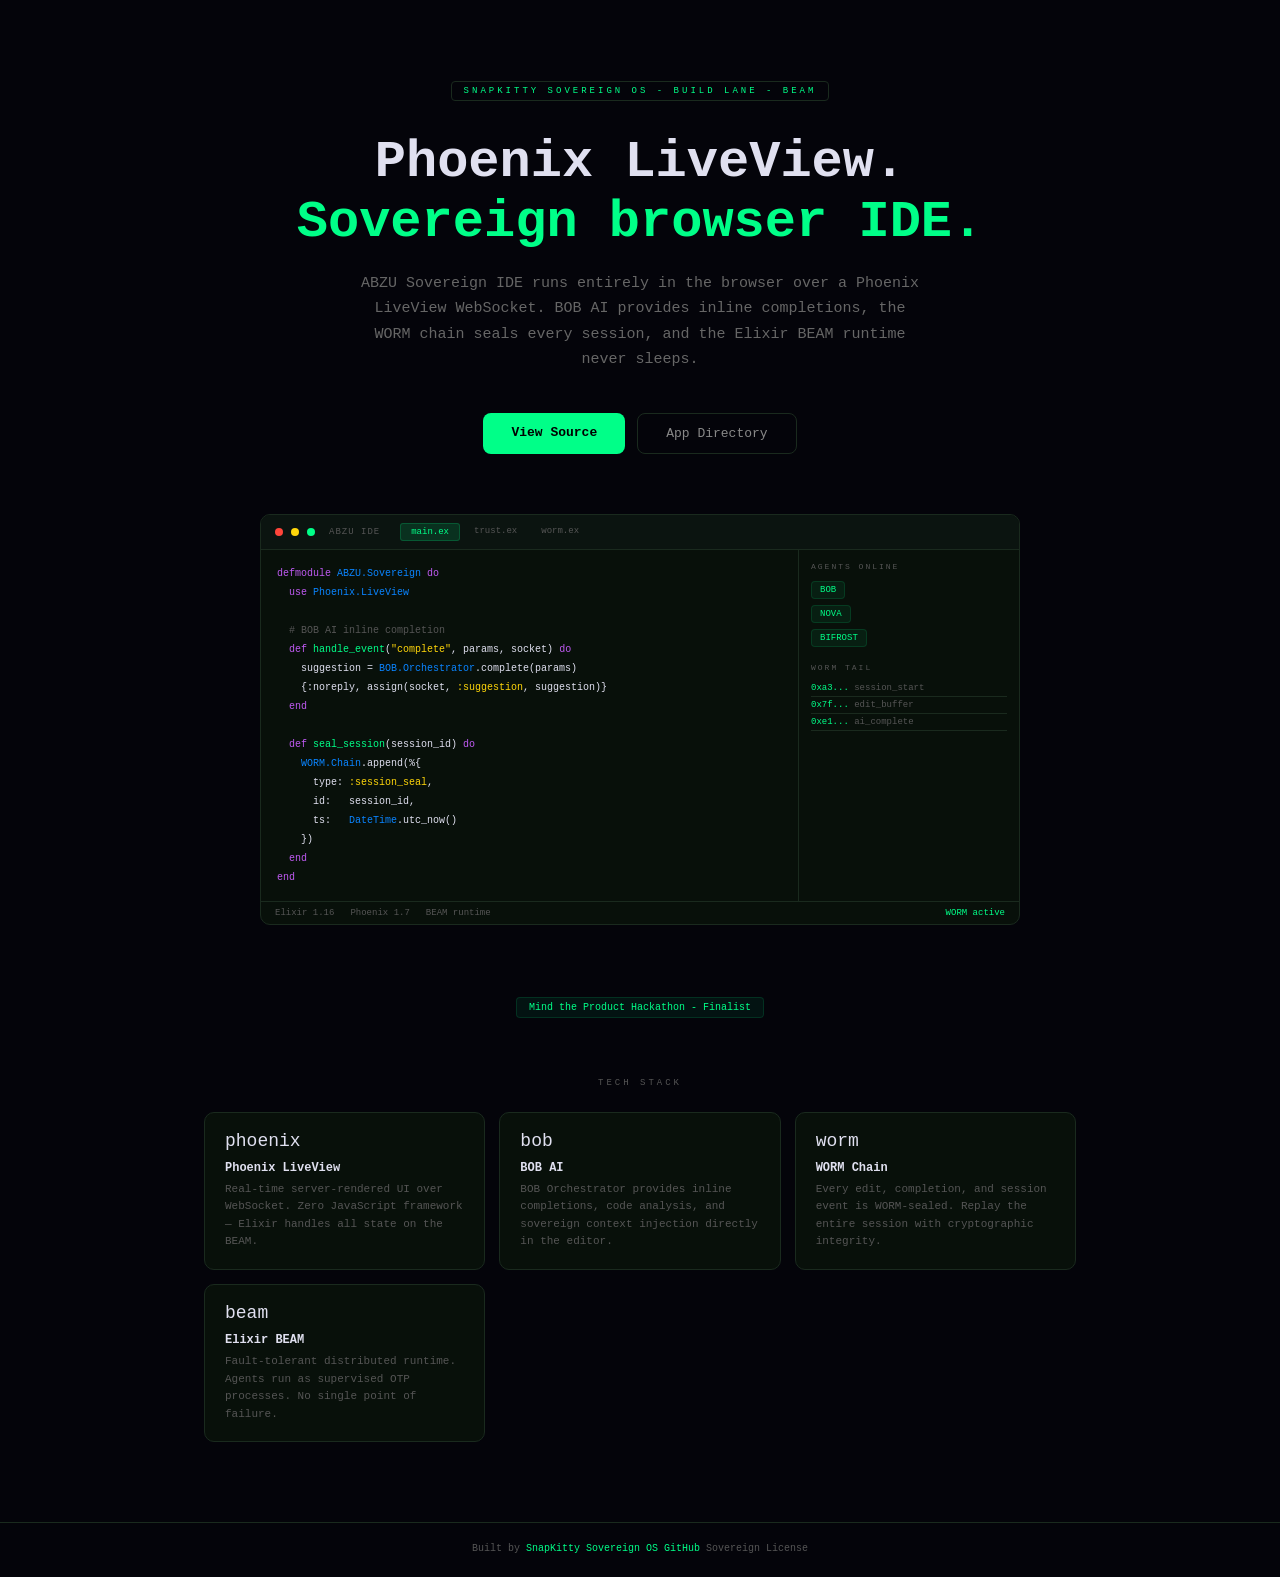
<file: index.html>
<!DOCTYPE html>
<html lang="en">
<head>
<meta charset="UTF-8"/>
<meta name="viewport" content="width=device-width,initial-scale=1"/>
<title>ABZU Sovereign IDE — Phoenix LiveView Browser IDE</title>
<meta name="description" content="Sovereign BEAM IDE built with Phoenix LiveView. BOB AI integration, WORM chain, Elixir. Mind the Product hackathon finalist."/>
<meta name="theme-color" content="#bf5af2"/>
<style>
*{box-sizing:border-box;margin:0;padding:0}
:root{--bg:#04040a;--bg1:#08100a;--bg2:#0b1410;--border:#1a2a1e;--text:#e0e0f0;--dim:#555;--green:#00ff88;--purple:#bf5af2;--blue:#0a84ff;--mono:'SF Mono',Monaco,Consolas,monospace}
html,body{min-height:100%;background:var(--bg);color:var(--text);font-family:var(--mono)}
a{color:inherit;text-decoration:none}
.hero{max-width:920px;margin:0 auto;padding:80px 24px 60px;text-align:center}
.mark{display:inline-flex;align-items:center;gap:8px;font-size:9px;letter-spacing:3px;color:var(--green);border:1px solid #1a2a1e;border-radius:4px;padding:4px 12px;margin-bottom:32px}
h1{font-size:clamp(28px,5vw,52px);font-weight:700;line-height:1.15;margin-bottom:18px}
h1 span{color:var(--green)}
.sub{font-size:15px;color:#666;line-height:1.7;max-width:560px;margin:0 auto 40px}
.ctas{display:flex;gap:12px;justify-content:center;flex-wrap:wrap}
.btn-primary{padding:12px 28px;background:var(--green);color:#000;border-radius:8px;font-weight:700;font-size:13px;font-family:var(--mono)}
.btn-ghost{padding:12px 28px;border:1px solid var(--border);color:#888;border-radius:8px;font-size:13px;font-family:var(--mono)}
.ide-mock{max-width:760px;margin:0 auto 72px;background:var(--bg1);border:1px solid var(--border);border-radius:10px;overflow:hidden}
.ide-bar{background:var(--bg2);border-bottom:1px solid var(--border);padding:8px 14px;display:flex;align-items:center;gap:8px}
.dot{width:8px;height:8px;border-radius:50%}
.ide-title{font-size:9px;color:#555;margin-left:6px;letter-spacing:1px}
.tab{font-size:9px;padding:3px 10px;border-radius:3px;cursor:pointer}
.tab.active{background:#00ff8820;color:var(--green);border:1px solid #00ff8830}
.tab:not(.active){color:var(--dim)}
.ide-body{display:grid;grid-template-columns:1fr 220px;min-height:220px}
.editor{padding:14px 16px;border-right:1px solid var(--border);font-size:10px;line-height:1.9}
.kw{color:var(--purple)}
.fn{color:var(--green)}
.str{color:#ffd60a}
.comment{color:#555}
.mod{color:var(--blue)}
.panel{padding:12px}
.panel-label{font-size:8px;letter-spacing:2px;color:var(--dim);margin-bottom:8px}
.agent-chip{font-size:9px;padding:3px 8px;border-radius:4px;background:#00ff8810;color:#00ff88;border:1px solid #00ff8820;margin-bottom:4px;display:inline-block}
.worm-line{font-size:9px;color:var(--dim);padding:3px 0;border-bottom:1px solid var(--border)}
.seal{color:var(--green)}
.status-bar{border-top:1px solid var(--border);padding:6px 14px;display:flex;gap:16px;font-size:9px;color:var(--dim)}
.features{max-width:920px;margin:0 auto;padding:0 24px 80px}
.section-label{font-size:9px;letter-spacing:3px;color:var(--dim);margin-bottom:24px;text-align:center}
.grid{display:grid;grid-template-columns:repeat(auto-fit,minmax(240px,1fr));gap:14px}
.card{background:var(--bg1);border:1px solid var(--border);border-radius:10px;padding:18px 20px}
.card-icon{font-size:18px;margin-bottom:10px}
.card-title{font-size:12px;font-weight:700;color:var(--text);margin-bottom:6px}
.card-desc{font-size:11px;color:#555;line-height:1.6}
.badge{display:inline-flex;align-items:center;gap:6px;font-size:10px;padding:4px 12px;border-radius:4px;background:#00ff8810;color:#00ff88;border:1px solid #00ff8820;margin:0 auto 60px;display:block;width:fit-content;text-align:center}
footer{border-top:1px solid var(--border);padding:20px 24px;text-align:center;font-size:10px;color:var(--dim)}
footer a{color:var(--green)}
</style>
</head>
<body>
<div class="hero">
  <div class="mark">SNAPKITTY SOVEREIGN OS - BUILD LANE - BEAM</div>
  <h1>Phoenix LiveView.<br><span>Sovereign browser IDE.</span></h1>
  <p class="sub">ABZU Sovereign IDE runs entirely in the browser over a Phoenix LiveView WebSocket. BOB AI provides inline completions, the WORM chain seals every session, and the Elixir BEAM runtime never sleeps.</p>
  <div class="ctas">
    <a class="btn-primary" href="https://github.com/SNAPKITTYWEST/abzu-sovereign-ide" target="_blank">View Source</a>
    <a class="btn-ghost" href="https://collectivekitty.com/apps" target="_blank">App Directory</a>
  </div>
</div>
<div class="ide-mock">
  <div class="ide-bar">
    <div class="dot" style="background:#ff453a"></div>
    <div class="dot" style="background:#ffd60a"></div>
    <div class="dot" style="background:#00ff88"></div>
    <span class="ide-title">ABZU IDE</span>
    <div style="margin-left:12px;display:flex;gap:4px">
      <span class="tab active">main.ex</span>
      <span class="tab">trust.ex</span>
      <span class="tab">worm.ex</span>
    </div>
  </div>
  <div class="ide-body">
    <div class="editor">
<pre><span class="kw">defmodule</span> <span class="mod">ABZU.Sovereign</span> <span class="kw">do</span>
  <span class="kw">use</span> <span class="mod">Phoenix.LiveView</span>

  <span class="comment"># BOB AI inline completion</span>
  <span class="kw">def</span> <span class="fn">handle_event</span>(<span class="str">"complete"</span>, params, socket) <span class="kw">do</span>
    suggestion = <span class="mod">BOB.Orchestrator</span>.complete(params)
    {:noreply, assign(socket, <span class="str">:suggestion</span>, suggestion)}
  <span class="kw">end</span>

  <span class="kw">def</span> <span class="fn">seal_session</span>(session_id) <span class="kw">do</span>
    <span class="mod">WORM.Chain</span>.append(%{
      type: <span class="str">:session_seal</span>,
      id:   session_id,
      ts:   <span class="mod">DateTime</span>.utc_now()
    })
  <span class="kw">end</span>
<span class="kw">end</span></pre>
    </div>
    <div class="panel">
      <div class="panel-label">AGENTS ONLINE</div>
      <div><span class="agent-chip">BOB</span></div>
      <div><span class="agent-chip">NOVA</span></div>
      <div><span class="agent-chip">BIFROST</span></div>
      <div class="panel-label" style="margin-top:12px">WORM TAIL</div>
      <div class="worm-line"><span class="seal">0xa3...</span> session_start</div>
      <div class="worm-line"><span class="seal">0x7f...</span> edit_buffer</div>
      <div class="worm-line"><span class="seal">0xe1...</span> ai_complete</div>
    </div>
  </div>
  <div class="status-bar">
    <span>Elixir 1.16</span>
    <span>Phoenix 1.7</span>
    <span>BEAM runtime</span>
    <span style="margin-left:auto;color:#00ff88">WORM active</span>
  </div>
</div>
<div class="badge">Mind the Product Hackathon - Finalist</div>
<div class="features">
  <p class="section-label">TECH STACK</p>
  <div class="grid">
    <div class="card"><div class="card-icon">phoenix</div><div class="card-title">Phoenix LiveView</div><div class="card-desc">Real-time server-rendered UI over WebSocket. Zero JavaScript framework — Elixir handles all state on the BEAM.</div></div>
    <div class="card"><div class="card-icon">bob</div><div class="card-title">BOB AI</div><div class="card-desc">BOB Orchestrator provides inline completions, code analysis, and sovereign context injection directly in the editor.</div></div>
    <div class="card"><div class="card-icon">worm</div><div class="card-title">WORM Chain</div><div class="card-desc">Every edit, completion, and session event is WORM-sealed. Replay the entire session with cryptographic integrity.</div></div>
    <div class="card"><div class="card-icon">beam</div><div class="card-title">Elixir BEAM</div><div class="card-desc">Fault-tolerant distributed runtime. Agents run as supervised OTP processes. No single point of failure.</div></div>
  </div>
</div>
<footer>
  Built by <a href="https://collectivekitty.com" target="_blank">SnapKitty Sovereign OS</a>
  <a href="https://github.com/SNAPKITTYWEST/abzu-sovereign-ide" target="_blank">GitHub</a>
  Sovereign License
</footer>
</body>
</html>
</file>
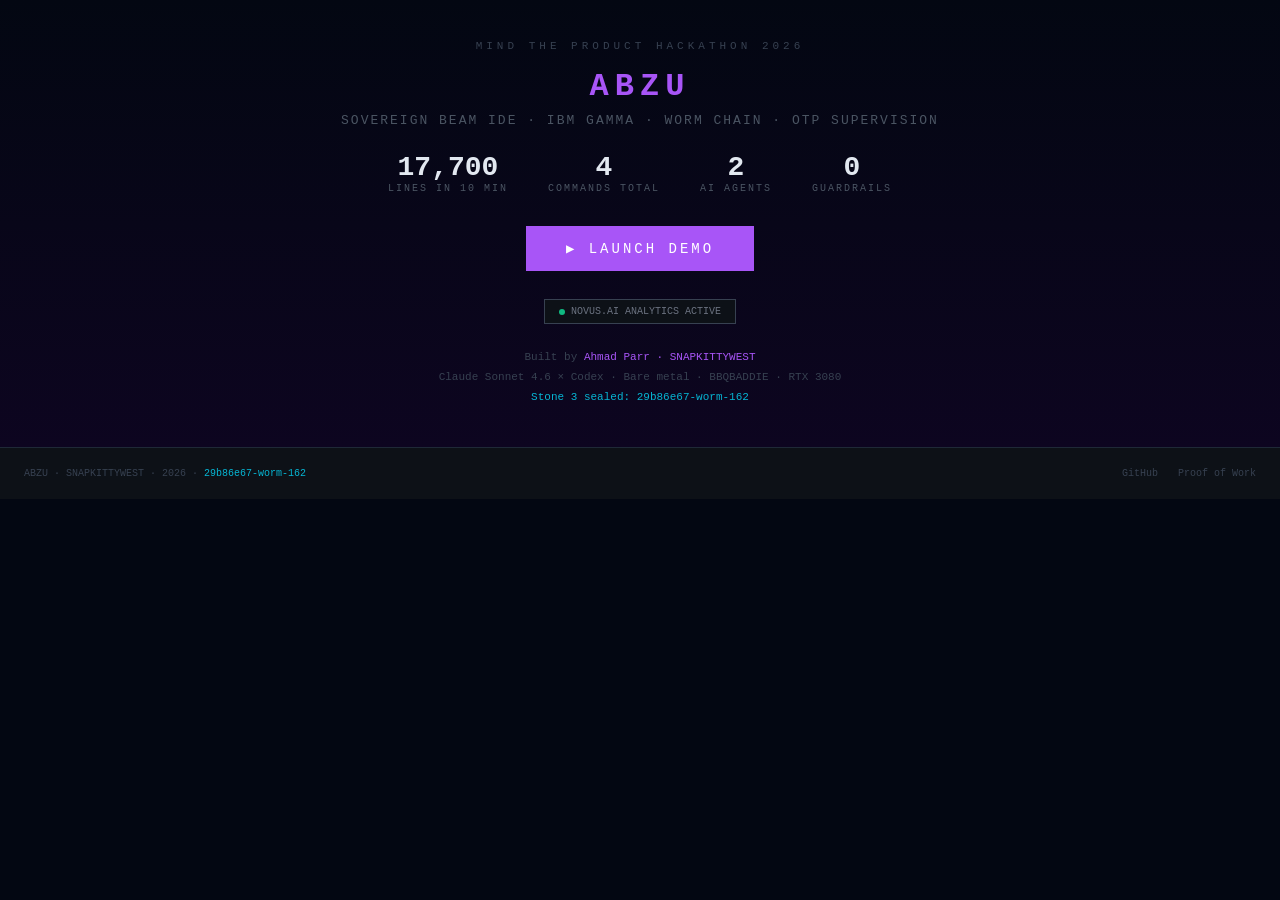
<file: docs/index.html>
<!DOCTYPE html>
<html lang="en">
<head>
<meta charset="utf-8"/>
<meta name="viewport" content="width=device-width,initial-scale=1"/>
<title>ABZU · Sovereign BEAM IDE · Mind the Product 2026</title>
<style>
*{margin:0;padding:0;box-sizing:border-box}
body{background:#030712;color:#e2e8f0;font-family:'Courier New',monospace;min-height:100vh;overflow-x:hidden}
header{background:#0d1117;border-bottom:1px solid #1f2937;padding:12px 24px;display:flex;align-items:center;justify-content:space-between}
.logo-abzu{color:#a855f7;font-size:18px;font-weight:700;letter-spacing:4px}
.logo-sub{color:#374151;font-size:11px;letter-spacing:3px;margin-left:8px}
.status-bar{display:flex;gap:16px;align-items:center;font-size:11px}
.dot{width:8px;height:8px;border-radius:50%;background:#10b981;display:inline-block;margin-right:4px;animation:pulse 2s infinite}
@keyframes pulse{0%,100%{opacity:1}50%{opacity:.4}}
.status-text{color:#6b7280}
.abzu-body{display:grid;grid-template-columns:200px 1fr 220px;height:calc(100vh - 49px)}
aside{background:#0d1117;border-right:1px solid #1f2937;padding:16px;font-size:11px;overflow-y:auto}
.sidebar-header{color:#374151;letter-spacing:2px;font-size:10px;margin-bottom:10px;padding-bottom:6px;border-bottom:1px solid #1f2937}
.pkg-entry{display:flex;align-items:center;gap:6px;margin-bottom:6px;font-size:10px}
.pkg-dot{width:6px;height:6px;border-radius:50%}
.pkg-dot.sovereign{background:#10b981}
.pkg-dot.flagged{background:#dc2626}
.pkg-name{color:#e2e8f0;flex:1}
.pkg-ver{color:#374151}
.worm-count{color:#a855f7;font-size:13px;font-weight:700;margin-bottom:8px}
.worm-entry{margin-bottom:4px;font-size:9px;opacity:.8}
.worm-seal-id{color:#06b6d4}
.worm-action{color:#374151;margin-left:6px}
main{display:flex;flex-direction:column}
.editor-tabs{background:#0d1117;border-bottom:1px solid #1f2937;display:flex}
.tab{background:none;border:none;color:#4b5563;padding:10px 20px;cursor:pointer;font-family:inherit;font-size:11px;letter-spacing:1px}
.tab.active{color:#a855f7;border-bottom:2px solid #a855f7}
.editor-wrap{flex:1;background:#060b14;padding:20px;position:relative;overflow:hidden}
#code-display{color:#e2e8f0;font-size:13px;line-height:1.7;white-space:pre;min-height:180px}
.cursor{display:inline-block;width:2px;height:16px;background:#a855f7;animation:blink .8s step-end infinite;vertical-align:text-bottom}
@keyframes blink{0%,100%{opacity:1}50%{opacity:0}}
.output-bar{background:#0d1117;border-top:1px solid #1f2937;border-bottom:1px solid #1f2937;padding:10px 16px;display:flex;align-items:center;gap:10px;flex-shrink:0}
.btn-run{background:#10b981;color:#000;border:none;padding:8px 20px;font-family:inherit;font-size:12px;font-weight:700;cursor:pointer;letter-spacing:1px}
.btn-run.active{background:#059669;transform:scale(.97)}
.btn-bob{background:none;border:1px solid #a855f7;color:#a855f7;padding:8px 16px;font-family:inherit;font-size:11px;cursor:pointer}
.btn-bob.active{background:#a855f720}
.seal-badge{font-size:10px;color:#4b5563;margin-left:auto}
.seal-badge span{color:#06b6d4}
.output-panel{padding:16px;min-height:80px;background:#060b14;flex-shrink:0}
.output-ok{font-size:12px}
.output-label{color:#374151;font-size:10px;letter-spacing:2px;display:block;margin-bottom:6px}
.output-value{color:#10b981;font-size:14px;font-weight:700}
/* right sidebar */
.bob-sidebar{background:#0d1117;border-left:1px solid #1f2937;padding:16px;display:flex;flex-direction:column}
.bob-header{display:flex;align-items:center;gap:8px;margin-bottom:16px;padding-bottom:12px;border-bottom:1px solid #1f2937}
.bob-logo{color:#a855f7;font-size:18px}
.bob-name{color:#e2e8f0;font-weight:700;letter-spacing:2px}
.bob-model{font-size:9px;color:#374151;margin-top:2px}
.bob-idle{color:#374151;font-size:11px;line-height:1.7}
.bob-response{font-size:11px;line-height:1.7}
.bob-response-label{color:#a855f7;font-size:10px;letter-spacing:2px;margin-bottom:8px}
.bob-text{color:#e2e8f0;white-space:pre-wrap;font-size:11px}
.bob-thinking{display:flex;gap:6px;align-items:center;color:#a855f7;font-size:11px}
.think-dot{width:6px;height:6px;border-radius:50%;background:#a855f7;animation:think 1.2s infinite}
.think-dot:nth-child(2){animation-delay:.2s}
.think-dot:nth-child(3){animation-delay:.4s}
@keyframes think{0%,100%{opacity:.2}50%{opacity:1}}
.bob-footer{margin-top:auto;padding-top:12px;border-top:1px solid #1f2937;font-size:9px;color:#374151}
/* hero section */
.hero{padding:40px 24px;text-align:center;background:linear-gradient(180deg,#030712 0%,#0d0520 100%)}
.hero h1{font-size:32px;color:#a855f7;letter-spacing:6px;margin-bottom:8px}
.hero p{color:#4b5563;font-size:13px;letter-spacing:2px;margin-bottom:24px}
.build-stats{display:flex;justify-content:center;gap:40px;margin-bottom:32px}
.stat{text-align:center}
.stat-num{font-size:28px;color:#e2e8f0;font-weight:700}
.stat-label{font-size:10px;color:#4b5563;letter-spacing:2px}
.play-btn{background:#a855f7;color:#fff;border:none;padding:14px 40px;font-family:inherit;font-size:14px;letter-spacing:3px;cursor:pointer;transition:all .2s}
.play-btn:hover{background:#9333ea;transform:scale(1.02)}
.novus-badge{display:inline-flex;align-items:center;gap:6px;background:#0d1117;border:1px solid #374151;padding:6px 14px;font-size:10px;color:#6b7280;margin-top:16px}
.novus-dot{width:6px;height:6px;border-radius:50%;background:#10b981;animation:pulse 2s infinite}
#demo-container{display:none}
.demo-label{background:#a855f720;border:1px solid #a855f7;color:#a855f7;font-size:10px;letter-spacing:3px;padding:6px 16px;text-align:center}
.worm-flash{animation:worm-flash .5s ease}
@keyframes worm-flash{0%{background:#06b6d420}100%{background:transparent}}
footer{background:#0d1117;border-top:1px solid #1f2937;padding:20px 24px;display:flex;justify-content:space-between;align-items:center;font-size:10px;color:#374151}
.footer-seal{color:#06b6d4}
.footer-links{display:flex;gap:20px}
.footer-links a{color:#374151;text-decoration:none}
.footer-links a:hover{color:#a855f7}
</style>
</head>
<body>

<!-- HERO -->
<div id="hero-section">
  <div class="hero">
    <div style="color:#374151;letter-spacing:4px;font-size:11px;margin-bottom:16px">MIND THE PRODUCT HACKATHON 2026</div>
    <h1>ABZU</h1>
    <p>SOVEREIGN BEAM IDE · IBM GAMMA · WORM CHAIN · OTP SUPERVISION</p>
    <div class="build-stats">
      <div class="stat"><div class="stat-num">17,700</div><div class="stat-label">LINES IN 10 MIN</div></div>
      <div class="stat"><div class="stat-num">4</div><div class="stat-label">COMMANDS TOTAL</div></div>
      <div class="stat"><div class="stat-num">2</div><div class="stat-label">AI AGENTS</div></div>
      <div class="stat"><div class="stat-num">0</div><div class="stat-label">GUARDRAILS</div></div>
    </div>
    <button class="play-btn" onclick="startDemo()">▶ LAUNCH DEMO</button>
    <div style="margin-top:12px">
      <div class="novus-badge"><div class="novus-dot"></div>NOVUS.AI ANALYTICS ACTIVE</div>
    </div>
    <div style="margin-top:24px;font-size:11px;color:#374151;line-height:1.8">
      Built by <span style="color:#a855f7">Ahmad Parr · SNAPKITTYWEST</span><br>
      Claude Sonnet 4.6 × Codex · Bare metal · BBQBADDIE · RTX 3080<br>
      <span style="color:#06b6d4">Stone 3 sealed: 29b86e67-worm-162</span>
    </div>
  </div>
</div>

<!-- DEMO IDE -->
<div id="demo-container">
  <div class="demo-label">◈ LIVE DEMO — ABZU SOVEREIGN BEAM IDE</div>
  <header>
    <div>
      <span class="logo-abzu">ABZU</span>
      <span class="logo-sub">SOVEREIGN BEAM IDE</span>
    </div>
    <div class="status-bar">
      <span><span class="dot"></span><span class="status-text">BOB ONLINE</span></span>
      <span class="status-text">|</span>
      <span class="status-text">WORM ACTIVE</span>
      <span class="status-text">|</span>
      <span class="status-text">OTP 29</span>
      <span class="status-text">|</span>
      <span style="color:#10b981;font-size:10px">◈ NOVUS TRACKING</span>
    </div>
  </header>

  <div class="abzu-body">
    <!-- LEFT SIDEBAR -->
    <aside>
      <div class="sidebar-section">
        <div class="sidebar-header">SOVEREIGN REGISTRY</div>
        <div class="pkg-entry"><span class="pkg-dot sovereign"></span><span class="pkg-name">snapkitty-mcp</span><span class="pkg-ver">1.0.0</span></div>
        <div class="pkg-entry"><span class="pkg-dot sovereign"></span><span class="pkg-name">abzu-core</span><span class="pkg-ver">0.1.0</span></div>
        <div class="pkg-entry"><span class="pkg-dot sovereign"></span><span class="pkg-name">worm-chain</span><span class="pkg-ver">0.1.0</span></div>
        <div class="pkg-entry"><span class="pkg-dot flagged"></span><span class="pkg-name" style="color:#dc2626">lodash</span><span class="pkg-ver" style="color:#dc2626">FLAGGED</span></div>
      </div>
      <div class="sidebar-section" style="margin-top:20px">
        <div class="sidebar-header">WORM CHAIN</div>
        <div class="worm-count" id="worm-count">0 entries sealed</div>
        <div id="worm-entries"></div>
      </div>
    </aside>

    <!-- CENTER EDITOR -->
    <main>
      <div class="editor-tabs">
        <button class="tab active">ELIXIR</button>
        <button class="tab">PACKAGES</button>
      </div>
      <div class="editor-wrap">
        <div id="code-display"></div>
      </div>
      <div class="output-bar">
        <button class="btn-run" id="btn-run">▶ RUN</button>
        <button class="btn-bob" id="btn-bob">⬡ BOB COMPLETE</button>
        <button class="btn-bob" id="btn-explain">EXPLAIN</button>
        <div class="seal-badge" id="seal-badge" style="display:none">SEAL: <span id="seal-id"></span></div>
      </div>
      <div class="output-panel">
        <div id="output-area"></div>
      </div>
    </main>

    <!-- RIGHT BOB SIDEBAR -->
    <aside class="bob-sidebar">
      <div class="bob-header">
        <div>
          <div style="display:flex;align-items:center;gap:6px"><span class="bob-logo">⬡</span><span class="bob-name">BOB</span></div>
          <div class="bob-model">IBM GAMMA → SOVEREIGN</div>
        </div>
      </div>
      <div id="bob-body">
        <div class="bob-idle">
          <p>BOB is watching your code.</p>
          <br>
          <p>Built on IBM Watson architecture. Supervised by OTP. Every response sealed to the WORM chain.</p>
        </div>
      </div>
      <div class="bob-footer">BACKEND: IBM GAMMA (vLLM) · BOB_ENDPOINT=SET</div>
    </aside>
  </div>
</div>

<footer>
  <div>ABZU · SNAPKITTYWEST · 2026 · <span class="footer-seal">29b86e67-worm-162</span></div>
  <div class="footer-links">
    <a href="https://github.com/SNAPKITTYWEST/abzu-sovereign-ide">GitHub</a>
    <a href="https://github.com/SNAPKITTYWEST/abzu-sovereign-ide/blob/master/proof_of_work.ipynb">Proof of Work</a>
  </div>
</footer>

<script>
// ── WORM chain ───────────────────────────────────────────────────
var wormEntries = [], wormPrev = '0000000000000000';
function djb2(s){var h=5381;for(var i=0;i<s.length;i++)h=((h<<5)+h+s.charCodeAt(i))&0xFFFFFFFF;return(h>>>0).toString(16).padStart(8,'0')}
function wormSeal(action,payload){
  var ts=Date.now(),body=wormPrev+':'+action+':'+JSON.stringify(payload)+':'+ts;
  var h=djb2(body),n=wormEntries.length;
  var id=h+'-worm-'+n.toString(16);
  wormEntries.push({id,action,prev:wormPrev,ts});
  wormPrev=h;
  renderWorm();
  if(window.pendo&&pendo.track)pendo.track('abzu_worm_seal',{seal:id,action});
  return id;
}
function renderWorm(){
  document.getElementById('worm-count').textContent=wormEntries.length+' entries sealed';
  var el=document.getElementById('worm-entries');
  el.innerHTML='';
  wormEntries.slice(-5).reverse().forEach(function(e){
    var d=document.createElement('div');
    d.className='worm-entry worm-flash';
    d.innerHTML='<span class="worm-seal-id">'+e.id.slice(0,16)+'</span><span class="worm-action">'+e.action+'</span>';
    el.appendChild(d);
  });
}

// ── Typewriter ───────────────────────────────────────────────────
var CODE = 'defmodule Sovereign do\n  def prove do\n    "ABZU · \#{:erlang.system_info(:otp_release)} · WORM sealed"\n  end\n\n  def chain_depth(entries), do: length(entries)\n\n  def sovereign?(pkg) do\n    pkg in ~w[snapkitty-mcp abzu-core worm-chain]a\n  end\nend\n\nSovereign.prove()';

function typeCode(code, el, cb) {
  var i = 0;
  el.textContent = '';
  var cursor = document.createElement('span');
  cursor.className = 'cursor';
  el.appendChild(cursor);
  function next(){
    if(i>=code.length){cb&&cb();return}
    cursor.before(document.createTextNode(code[i++]));
    setTimeout(next, i<50?60:28);
  }
  next();
}

// ── Demo sequence ────────────────────────────────────────────────
function startDemo(){
  document.getElementById('hero-section').style.display='none';
  document.getElementById('demo-container').style.display='block';
  if(window.pendo&&pendo.track)pendo.track('abzu_ide_load',{ts:Date.now()});
  wormSeal('ide_start',{product:'ABZU',version:'1.0.0'});

  setTimeout(function(){
    // Beat 1: type code
    typeCode(CODE, document.getElementById('code-display'), function(){
      setTimeout(beat2, 600);
    });
  }, 400);
}

function beat2(){
  // Beat 2: RUN
  var btn=document.getElementById('btn-run');
  btn.classList.add('active');
  if(window.pendo&&pendo.track)pendo.track('abzu_beam_run',{ts:Date.now()});
  setTimeout(function(){
    btn.classList.remove('active');
    var seal=wormSeal('beam_run',{code_hash:'b591f44a',result:'ok'});
    document.getElementById('seal-badge').style.display='block';
    document.getElementById('seal-id').textContent=seal;
    document.getElementById('output-area').innerHTML=
      '<div class="output-ok"><span class="output-label">OUTPUT</span>'+
      '<div class="output-value">"ABZU · 29 · WORM sealed"</div></div>';
    setTimeout(beat3, 1200);
  }, 800);
}

function beat3(){
  // Beat 3: BOB COMPLETE
  var btn=document.getElementById('btn-bob');
  btn.classList.add('active');
  document.getElementById('bob-body').innerHTML=
    '<div class="bob-thinking"><div class="think-dot"></div><div class="think-dot"></div><div class="think-dot"></div>&nbsp;BOB IS REASONING...</div>';
  if(window.pendo&&pendo.track)pendo.track('abzu_bob_complete',{ts:Date.now()});
  setTimeout(function(){
    btn.classList.remove('active');
    var seal=wormSeal('bob_response',{length:312});
    document.getElementById('bob-body').innerHTML=
      '<div class="bob-response">'+
      '<div class="bob-response-label">BOB SAYS:</div>'+
      '<pre class="bob-text">This module proves sovereignty\nat runtime — reads OTP release\ndirectly from the BEAM VM.\n\nThe WORM seal on this response\ncannot be altered retroactively.\n\nSovereign chain depth: '+wormEntries.length+'\nAll entries verified. ✓</pre>'+
      '<div style="margin-top:10px;font-size:9px;color:#374151">SEALED: '+seal.slice(0,20)+'...</div>'+
      '</div>';
    setTimeout(beat4, 2000);
  }, 2200);
}

function beat4(){
  // Beat 4: EXPLAIN
  var btn=document.getElementById('btn-explain');
  btn.classList.add('active');
  if(window.pendo&&pendo.track)pendo.track('abzu_bob_explain',{ts:Date.now()});
  setTimeout(function(){
    btn.classList.remove('active');
    wormSeal('bob_explain',{length:180});
    document.getElementById('bob-body').innerHTML=
      '<div class="bob-response">'+
      '<div class="bob-response-label">BOB EXPLAINS:</div>'+
      '<pre class="bob-text">sovereign?/1 checks if a package\nis in the trust mesh before\nit touches the network.\n\nForeign packages (lodash, etc)\nare flagged before install —\nnot after.\n\nThis is the difference between\na guardrail and a gate.</pre>'+
      '</div>';
    setTimeout(beat5, 2400);
  }, 900);
}

function beat5(){
  // Beat 5: final state, show full chain
  wormSeal('session_checkpoint',{depth:wormEntries.length,status:'sovereign'});
  document.getElementById('output-area').innerHTML=
    '<div class="output-ok">'+
    '<span class="output-label">OUTPUT</span>'+
    '<div class="output-value">"ABZU · 29 · WORM sealed"</div>'+
    '<div style="margin-top:12px;font-size:10px;color:#374151">'+
    wormEntries.length+' actions sealed · chain intact · no deletions possible'+
    '</div></div>';

  // Show end card after 3s
  setTimeout(function(){
    document.getElementById('demo-container').innerHTML +=
      '<div style="position:fixed;bottom:0;left:0;right:0;background:#0d1117;border-top:2px solid #a855f7;padding:16px 24px;display:flex;justify-content:space-between;align-items:center;font-size:11px">'+
      '<span style="color:#a855f7;letter-spacing:3px">DEMO COMPLETE · '+wormEntries.length+' WORM SEALS GENERATED</span>'+
      '<span style="color:#374151">Ahmad Parr · SNAPKITTYWEST · Mind the Product 2026</span>'+
      '<a href="https://github.com/SNAPKITTYWEST/abzu-sovereign-ide" style="color:#06b6d4;text-decoration:none;letter-spacing:1px">→ GITHUB</a>'+
      '</div>';
  }, 3000);
}
</script>
</body>
</html>
</file>
